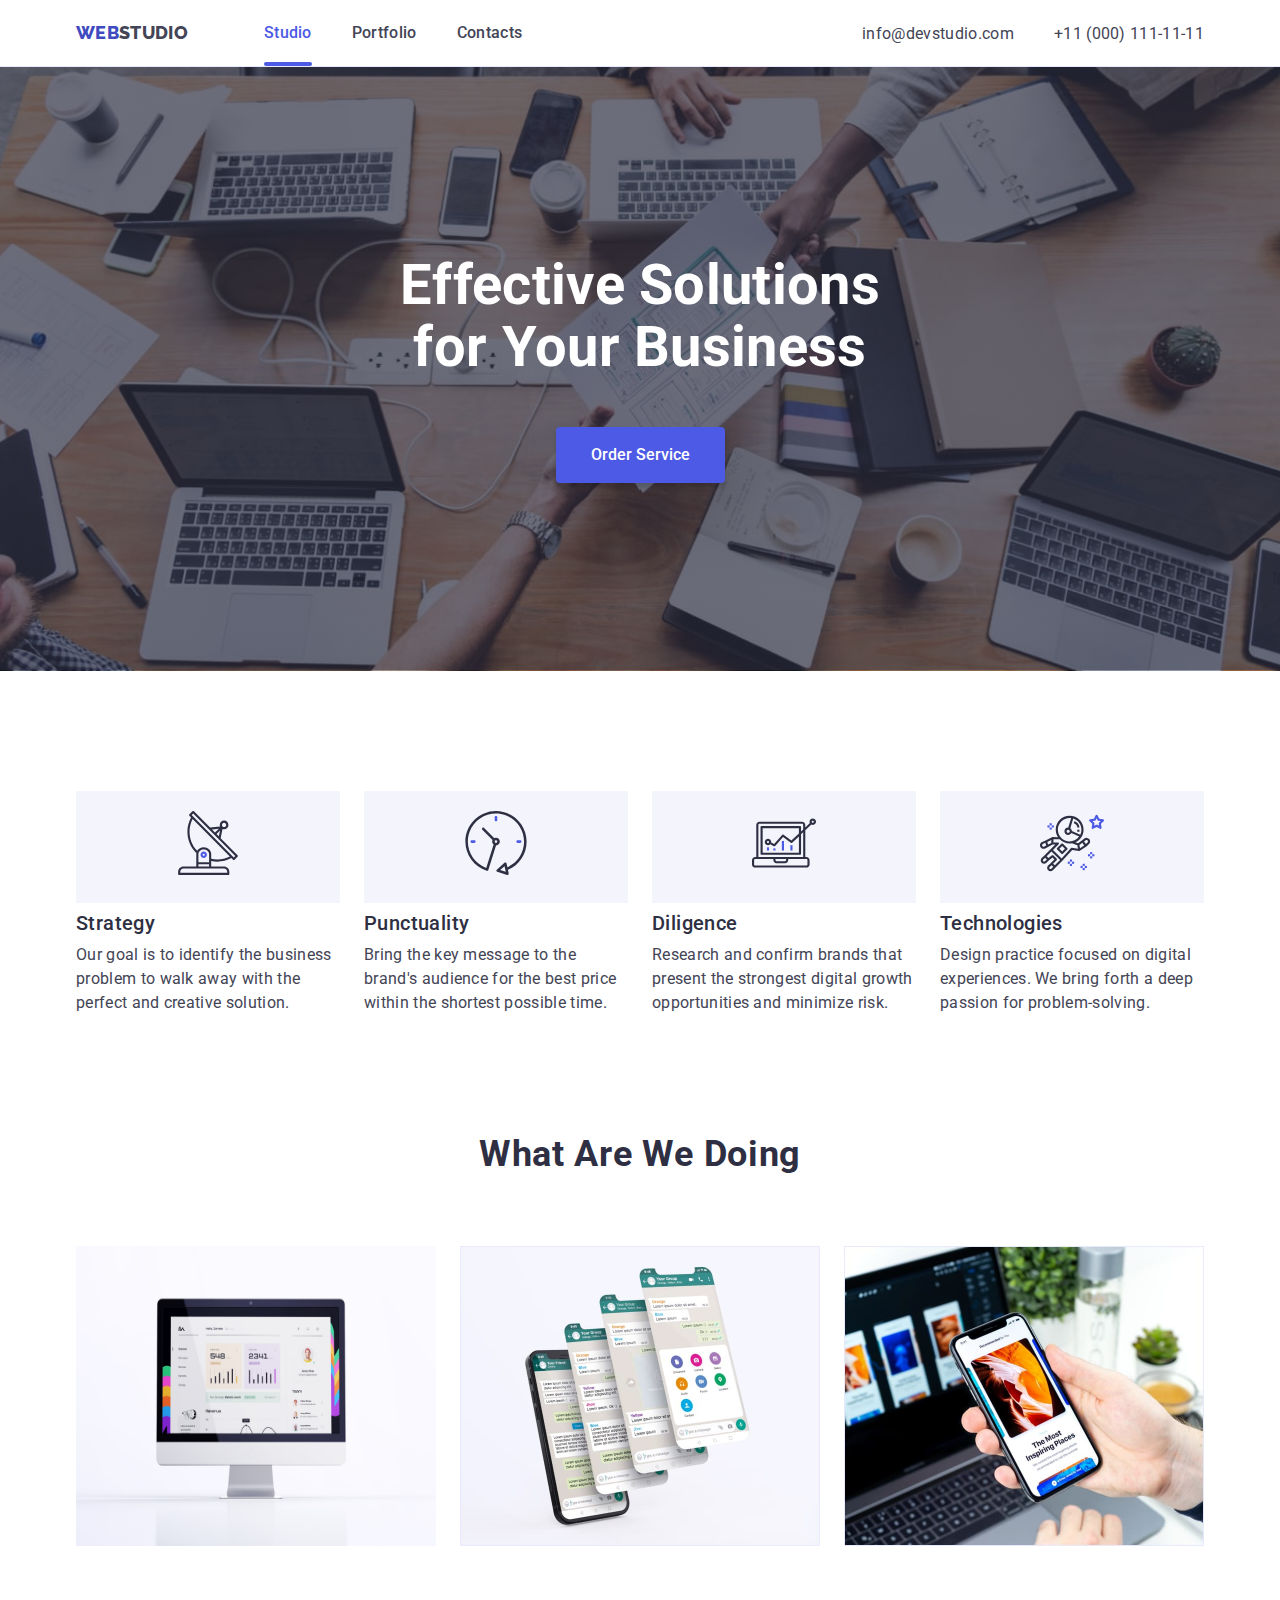
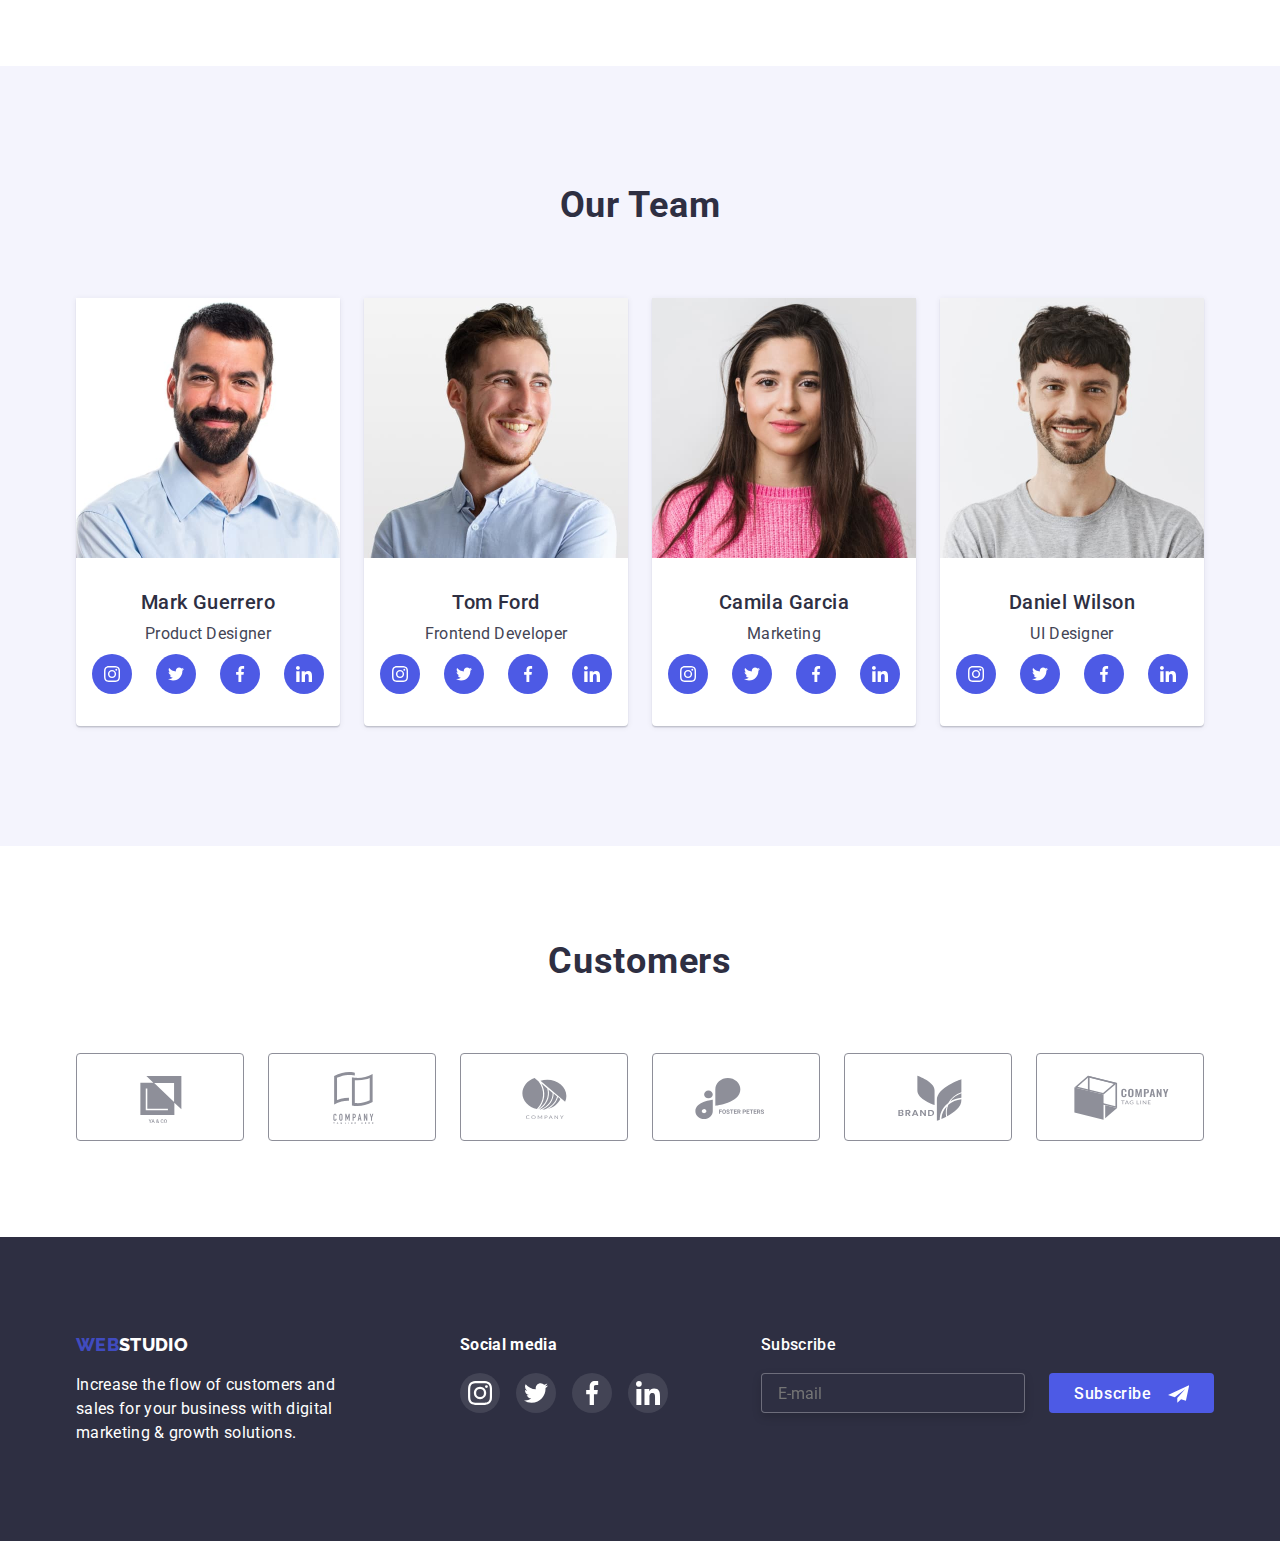
<file: index.html>
<!DOCTYPE html>
<html lang="en">

<head>
  <meta charset="UTF-8" />
  <meta http-equiv="X-UA-Compatible" content="IE=edge" />
  <meta name="viewport" content="width=device-width, initial-scale=1.0" />
  <title>Document</title>
  <link rel="stylesheet"
    href="https://cdnjs.cloudflare.com/ajax/libs/modern-normalize/1.0.0/modern-normalize.min.css" />
  <link rel="stylesheet" href="./css/styles.css" />
  <link rel="preconnect" href="https://fonts.googleapis.com" />
  <link rel="preconnect" href="https://fonts.gstatic.com" crossorigin />
  <link href="https://fonts.googleapis.com/css2?family=Raleway:wght@800&family=Roboto:wght@400;500;700;900&display=swap"
    rel="stylesheet" />
</head>

<body>
  <header class="page-top">
    <div class="container header">
    
      <nav class="header-container-desktop">
        <a class="logo" href="./index.html"><span class="web">WEB</span>STUDIO</a>
        <ul class="site-nav">
          <li class="item-nav">
            <a class="navigation-link current" href="./index.html">Studio</a>
          </li>
          <li class="item-nav">
            <a class="navigation-link" href="./portfolio.html">Portfolio</a>
          </li>
          <li class="item-nav">
            <a class="navigation-link" href="">Contacts</a>
          </li>
        </ul>
      </nav>
      <address class="address">
        <ul class="site-address">
          <li class="item-address">
            <a class="address-nav-email" href="mailto:info@devstudio.com">info@devstudio.com</a>
          </li>
          <li class="item-contacts">
            <a class="address-nav" href="tel:+110001111111">+11 (000) 111-11-11</a>
          </li>
        </ul>
      </address>
      <div class="header-container-mobile">

        <a class="logo" href="./index.html"><span class="web">WEB</span>STUDIO</a>
        <button class="burger-icon js-open-menu" type="button" >
          <svg width="32" height="22">
            <use href="./images/icons.svg#icon-burger"></use>
          </svg></button>
      </div>
      <div class="mobile-menu js-menu-container">
        <button class="js-close-menu modal-close" type="button">
          <svg class="close-button-icon">
            <use href="./images/icons.svg#icon-close-svg"></use>
          </svg></button>

          <ul class="site-nav-mobile">
            <li class="item-nav-mobile">
              <a class="navigation-link-mobile" href="./index.html">Studio</a>
            </li>
            <li class="item-nav-mobile">
              <a class="navigation-link-mobile" href="./portfolio.html">Portfolio</a>
            </li>
            <li class="item-nav-mobile">
              <a class="navigation-link-mobile current" href="">Contacts</a>
            </li>
          </ul>
          
          <ul class="site-address-mobile">
            
            <li class="item-contacts-mobile">
              <a class="address-nav-mobile" href="tel:+110001111111">+11 (000) 111-11-11</a>
            </li>
            <li class="item-address-mobile">
              <a class="address-navigation-mobile" href="mailto:info@devstudio.com">info@devstudio.com</a>
            </li>
          </ul>
          <ul class="socials-list-mobile">
            <li class="socials-item-mobile">
              <a class="socials-link-mobile" href="#">
                <svg class="socials-icon-mobile">
                  <use href="./images/icons.svg#icon-instagram"></use>
                </svg>
              </a>
            </li>
            <li class="socials-item-mobile">
              <a class="socials-link-mobile" href="#"><svg class="socials-icon-mobile">
                  <use href="./images/icons.svg#icon-twitter"></use>
                </svg></a>
            </li>
            <li class="socials-item-mobile">
              <a class="socials-link-mobile" href="#"><svg class="socials-icon-mobile">
                  <use href="./images/icons.svg#icon-facebook"></use>
                </svg></a>
            </li>
            <li class="socials-item-mobile">
              <a class="socials-link-mobile" href="#"><svg class="socials-icon-mobile">
                  <use href="./images/icons.svg#icon-linkedin"></use>
                </svg></a>
            </li>
          </ul>

           
      </div>
      </div>
      
      
    </div>
  </header>

   <main>
    <section class="effective-solutions">
      <div class="container">
        <h1 class="effective-solutions-h">
          Effective Solutions for Your Business
        </h1>
        <button type="button" class="button-order" data-modal-open>Order Service</button>
      </div>
    </section>
    

     <section class="feautures">
      <div class="container">
        <h2 hidden class="feautures-name">Features</h2>
       
        <ul class="feautures-list">
          <li class="list-item">
            <div class="antenna-icon"><svg class="feautures-icon">
                <use href="./images/icons.svg#icon-antenna"></use>
              </svg> </div>
            <h3 class="feautures-h">Strategy</h3>
            <p class="feautures-p">
              Our goal is to identify the business problem to walk away with
              the perfect and creative solution.
            </p>
            
          </li>
          
          <li class="list-item">
            <div class="clock-icon"><svg class="feautures-icon">
                  <use href="./images/icons.svg#icon-clock"></use>
                </svg></div>
            <h3 class="feautures-h">Punctuality</h3>
            <p class="feautures-p">
              Bring the key message to the brand's audience for the best price
              within the shortest possible time.
            </p>
          </li>
          <li class="list-item">
            <div class="diagram-icon"><svg class="feautures-icon">
                  <use href="./images/icons.svg#icon-diagram"></use>
                </svg> </div>
            <h3 class="feautures-h">Diligence</h3>
            <p class="feautures-p">
              Research and confirm brands that present the strongest digital
              growth opportunities and minimize risk.
            </p>
          </li>
          <li class="list-item">
            <div class="astronaut-icon"><svg class="feautures-icon">
                  <use href="./images/icons.svg#icon-astronaut"></use>
                </svg></div>
            <h3 class="feautures-h">Technologies</h3>
            <p class="feautures-p">
              Design practice focused on digital experiences. We bring forth a
              deep passion for problem-solving.
            </p>
          </li>
        </ul>
      </div>
    </section>

    <section class="what-are-we-doing-section">
      <div class="container">
        <h2 class="what-are-we-doing">What Are We Doing</h2>
        <ul class="what-are-we-doing-list">
          <li class="list-img">
            <img src="./images/img1.jpg" alt="img1" width="360" height="300" />
          </li>
          <li class="list-img">
            <img src="./images/img2.jpg" alt="img2" width="360" height="300" />
          </li>
          <li class="list-img">
            <img src="./images/img3.jpg" alt="img3" width="360" height="300" />
          </li>
        </ul>
      </div>
    </section>

    <section class="our-team-section">
      <div class="container">
        <h2 class="our-team-h-two">Our Team</h2>
        <ul class="our-team-list">
          <li class="list-text-img">
            <img src="./images/img4.jpg" alt="img4" width="264" height="260" />
            <div class="img-card">
              <h3 class="our-team-h">Mark Guerrero</h3>
              <p class="our-team-p">Product Designer</p>
              <ul class="socials-list">
                <li class="socials-item">
                  <a class="socials-link" href="#">
                    <svg class="socials-icon">
                      <use href="./images/icons.svg#icon-instagram"></use>
                    </svg>
                  </a>
                </li>
                <li class="socials-item">
                  <a class="socials-link" href="#"><svg class="socials-icon">
                      <use href="./images/icons.svg#icon-twitter"></use>
                    </svg></a>
                </li>
                <li class="socials-item">
                  <a class="socials-link" href="#"><svg class="socials-icon">
                      <use href="./images/icons.svg#icon-facebook"></use>
                    </svg></a>
                </li>
                <li class="socials-item">
                  <a class="socials-link" href="#"><svg class="socials-icon">
                      <use href="./images/icons.svg#icon-linkedin"></use>
                    </svg></a>
                </li>
              </ul>
            </div>
          </li>
          <li class="list-text-img">
            <img src="./images/img5.jpg" alt="img5" width="264" height="260" />
            <div class="img-card">
              <h3 class="our-team-h">Tom Ford</h3>
              <p class="our-team-p">Frontend Developer</p>
              <ul class="socials-list">
                <li class="socials-item">
                  <a class="socials-link" href="#">
                    <svg class="socials-icon">
                      <use href="./images/icons.svg#icon-instagram"></use>
                    </svg>
                  </a>
                </li>
                <li class="socials-item">
                  <a class="socials-link" href="#"><svg class="socials-icon">
                      <use href="./images/icons.svg#icon-twitter"></use>
                    </svg></a>
                </li>
                <li class="socials-item">
                  <a class="socials-link" href="#"><svg class="socials-icon">
                      <use href="./images/icons.svg#icon-facebook"></use>
                    </svg></a>
                </li>
                <li class="socials-item">
                  <a class="socials-link" href="#"><svg class="socials-icon">
                      <use href="./images/icons.svg#icon-linkedin"></use>
                    </svg></a>
                </li>
              </ul>
            </div>
          </li>
          <li class="list-text-img">
            <img src="./images/img6.jpg" alt="img6" width="264" height="260" />
            <div class="img-card">
              <h3 class="our-team-h">Camila Garcia</h3>
              <p class="our-team-p">Marketing</p>
              <ul class="socials-list">
                <li class="socials-item">
                  <a class="socials-link" href="#">
                    <svg class="socials-icon">
                      <use href="./images/icons.svg#icon-instagram"></use>
                    </svg>
                  </a>
                </li>
                <li class="socials-item">
                  <a class="socials-link" href="#"><svg class="socials-icon">
                      <use href="./images/icons.svg#icon-twitter"></use>
                    </svg></a>
                </li>
                <li class="socials-item">
                  <a class="socials-link" href="#"><svg class="socials-icon">
                      <use href="./images/icons.svg#icon-facebook"></use>
                    </svg></a>
                </li>
                <li class="socials-item">
                  <a class="socials-link" href="#"><svg class="socials-icon">
                      <use href="./images/icons.svg#icon-linkedin"></use>
                    </svg></a>
                </li>
              </ul>
            </div>
          </li>
          <li class="list-text-img">
            <img src="./images/img7.jpg" alt="img7" width="264" height="260" />
            <div class="img-card">
              <h3 class="our-team-h">Daniel Wilson</h3>
              <p class="our-team-p">UI Designer</p>
              <ul class="socials-list">
                <li class="socials-item">
                  <a class="socials-link" href="#">
                    <svg class="socials-icon">
                      <use href="./images/icons.svg#icon-instagram"></use>
                    </svg>
                  </a>
                </li>
                <li class="socials-item">
                  <a class="socials-link" href="#"><svg class="socials-icon">
                      <use href="./images/icons.svg#icon-twitter"></use>
                    </svg></a>
                </li>
                <li class="socials-item">
                  <a class="socials-link" href="#"><svg class="socials-icon">
                      <use href="./images/icons.svg#icon-facebook"></use>
                    </svg></a>
                </li>
                <li class="socials-item">
                  <a class="socials-link" href="#"><svg class="socials-icon">
                      <use href="./images/icons.svg#icon-linkedin"></use>
                    </svg></a>
                </li>
              </ul>
            </div>
          </li>
        </ul>
      </div>
    </section>
    <section class="customers-section">
      <div class="container">
        <h2 class="customers-h-two">Customers</h2>
<ul class="customers-logo">
  <li class="customers-item">
    <a class="customers-link" href="#">
      <svg class="customers-icon">
        <use href="./images/icons.svg#icon-logo-1"></use>
      </svg>
    </a>
  </li>
  <li class="customers-item">
    <a class="customers-link" href="#"><svg class="customers-icon">
        <use href="./images/icons.svg#icon-logo-2"></use>
      </svg></a>
  </li>
  <li class="customers-item">
    <a class="customers-link" href="#"><svg class="customers-icon">
        <use href="./images/icons.svg#icon-logo-3"></use>
      </svg></a>
  </li>
  <li class="customers-item">
    <a class="customers-link" href="#"><svg class="customers-icon">
        <use href="./images/icons.svg#icon-logo-4"></use>
      </svg></a>
  </li>
  <li class="customers-item">
    <a class="customers-link" href="#"><svg class="customers-icon">
        <use href="./images/icons.svg#icon-logo-5"></use>
      </svg></a>
  </li>
  <li class="customers-item">
    <a class="customers-link" href="#"><svg class="customers-icon">
        <use href="./images/icons.svg#icon-logo-6"></use>
      </svg></a>
  </li>
</ul>
      </div> 

    </section>   
  </main> 

   <footer class="footer">
    <div class="container footer-container">
     <div class="footer-div">
      <a href="./index.html" class="logo-footer"><span class="web">WEB</span>STUDIO</a>
      <p class="footer-text-p">
        Increase the flow of customers and sales for your business with digital
        marketing & growth solutions.
      </p>
    </div>
    <div class="social-footer">
      <h2 class="social-footer-h2">Social media</h2>
      <ul class="socials-list-footer">
        <li class="socials-item-footer">
          <a class="socials-link-footer" href="#">
            <svg class="socials-icon-footer">
              <use href="./images/icons.svg#icon-instagram"></use>
            </svg>
          </a>
        </li>
        <li class="socials-item-footer">
          <a class="socials-link-footer" href="#"><svg class="socials-icon-footer">
              <use href="./images/icons.svg#icon-twitter"></use>
            </svg></a>
        </li>
        <li class="socials-item-footer">
          <a class="socials-link-footer" href="#"><svg class="socials-icon-footer">
              <use href="./images/icons.svg#icon-facebook"></use>
            </svg></a>
        </li>
        <li class="socials-item-footer">
          <a class="socials-link-footer" href="#"><svg class="socials-icon-footer">
              <use href="./images/icons.svg#icon-linkedin"></use>
            </svg></a>
        </li>
      </ul>
    </div>
    <div class="subscribe-box">
      <h3 class="subscribe-text">Subscribe</h3>
      <form class="subscribe-form" action="">
        <label>
          <input class="subscribe-input" type="email" name="email" placeholder="E-mail" required />
        </label>
        <button type="submit" class="subscribe-btn">
          Subscribe
          <svg class="icon">
            <use href="./images/icons.svg#icon-telegram"></use>
          </svg>
        </button>
      </form>
      
    </div>
    </div>
    
  </footer> 
  <div class="backdrop is-hidden" data-modal>
    <div class="modal"> 
      
    <button class="modal-close" type="button" data-modal-close>
      <svg class="close-button-icon">
      <use href="./images/icons.svg#icon-close-svg"></use>
    </svg></button>
    <div class="modal-feedback">
      <h4 class="modal-title">
        Leave your contacts and we will call you back
      </h4>
      <form class="form">
        <div class="modal-field">
          <label class="modal-label" for="name">Name</label>
          <input class="modal-input" type="text" id="name" name="Name" required />
          <svg class="modal-icon">
            <use href="./images/icons.svg#icon-username"></use>
          </svg>
        </div>
        <div class="modal-field">
          <label class="modal-label" for="phone">Phone</label>
          <input class="modal-input" type="tel" id="phone" name="Phone" required
            pattern="[0-9]{3}-[0-9]{3}-[0-9]{2}-[0-9]{2}" placeholder="xxx-xxx-xx-xx" />
          <svg class="modal-icon">
            <use href="./images/icons.svg#icon-phone"></use>
          </svg>
        </div>
        <div class="modal-field">
          <label class="modal-label" for="email">Email</label>
          <input class="modal-input" type="email" id="email" name="Email" required />
          <svg class="modal-icon">
            <use href="./images/icons.svg#icon-email"></use>
          </svg>
        </div>
        <div class="modal-form-comment">
          <label class="modal-label" for="comment">Comment</label>
          <textarea class="modal-comment" name="Comment" id="comment" placeholder="Text input"></textarea>
        </div>
        <div class="modal-form">
          <input class="user-policy visually-hidden" type="checkbox" name="checkbox" id="user-policy" required />
          <label for="user-policy" class="modal-form-check">I accept the terms and conditions of the
            <a class="modal-policy" href="">Privacy Policy</a></label>
            
        </div>
        <button type="submit" class="modal-submit">Send</button>
      </form>
    </div>
    </div>


  </div>
  <script src="./js/mobile.js"></script>
  <script src="./js/modal.js"></script>

</body>

</html>
</file>
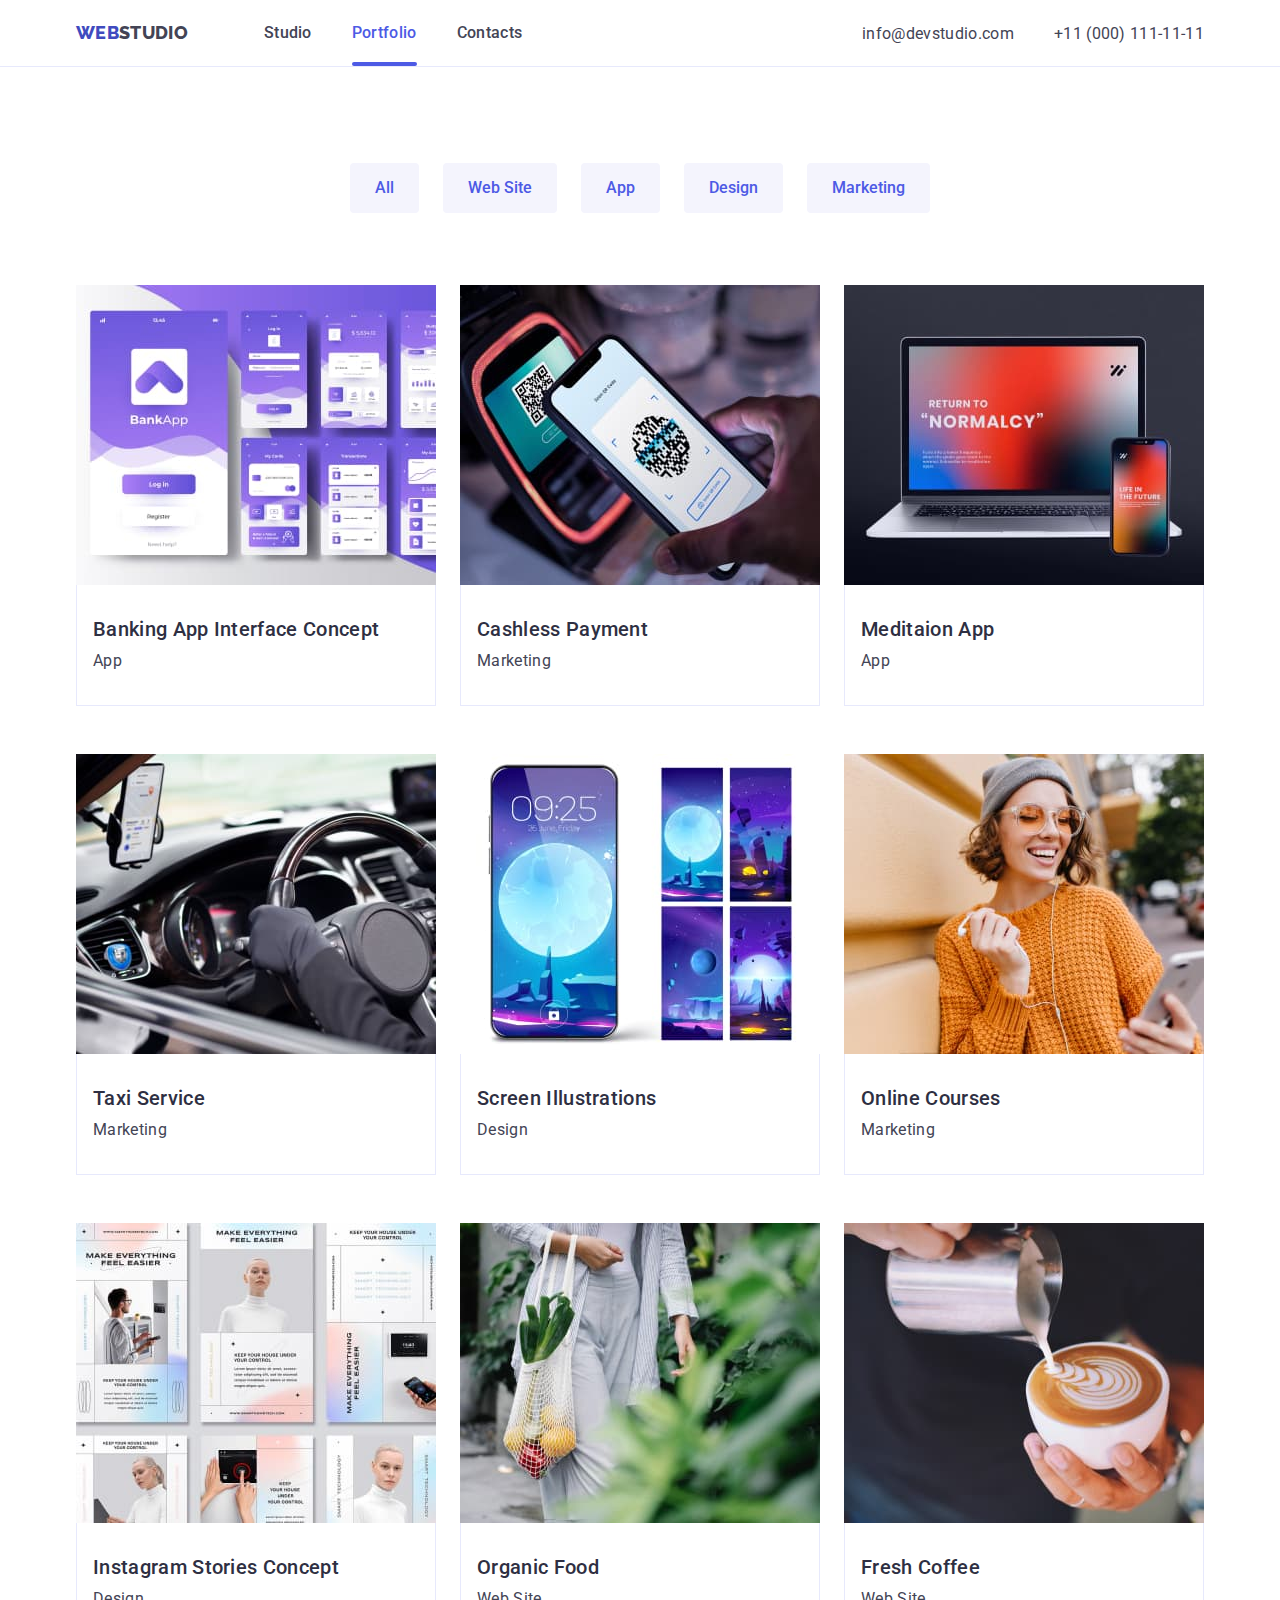
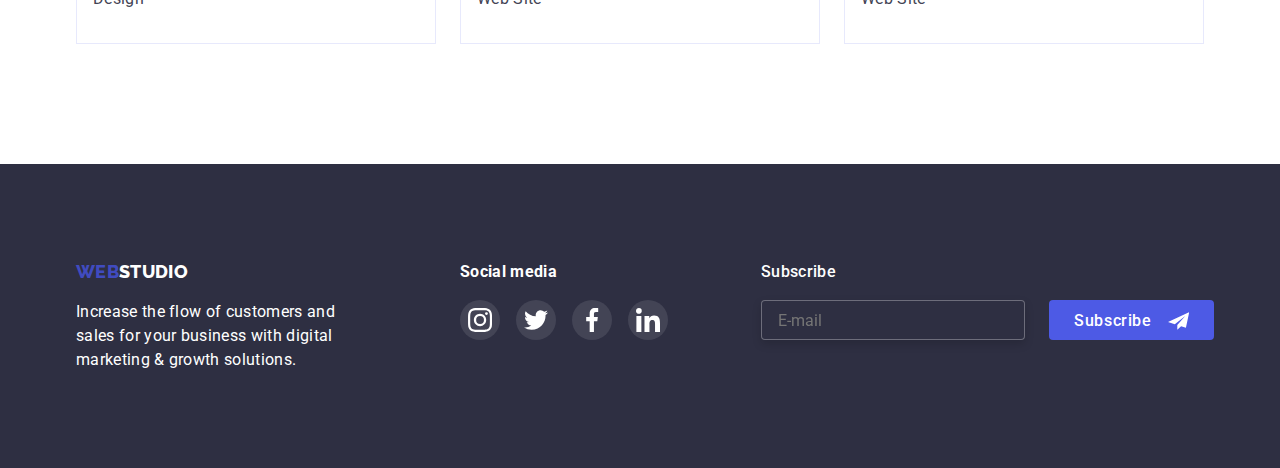
<file: portfolio.html>
<!DOCTYPE html>
<html lang="en">

<head>
  <meta charset="UTF-8" />
  <meta http-equiv="X-UA-Compatible" content="IE=edge" />
  <meta name="viewport" content="width=device-width, initial-scale=1.0" />
  <title>goit-markup-hw-02</title>

  <link rel="preconnect" href="https://fonts.googleapis.com" />
  <link rel="preconnect" href="https://fonts.gstatic.com" crossorigin />
  <link href="https://fonts.googleapis.com/css2?family=Raleway:wght@800&family=Roboto:wght@400;500;700;900&display=swap"
    rel="stylesheet" />
  <link rel="stylesheet"
    href="https://cdnjs.cloudflare.com/ajax/libs/modern-normalize/1.0.0/modern-normalize.min.css" />
  <link rel="stylesheet" href="./css/styles.css" />
</head>
<!-- Navigation -->

<body>
  <header class="page-top">
    <div class="container header">
      <nav class="navigation-head">
        <a class="logo" href="./index.html"><span class="web">WEB</span>STUDIO</a>
        <ul class="site-nav">
          <li class="item-nav"><a class="navigation-link" href="./index.html">Studio</a></li>
          <li class="item-nav">
            <a class="navigation-link current" href="./portfolio.html">Portfolio</a>
          </li>
          <li class="item-nav"><a class="navigation-link" href="">Contacts</a></li>
        </ul>
      </nav>
      <address class="address">
        <ul class="site-address">
          <li class="item-address">
            <a class="address-nav" href="mailto:info@devstudio.com">info@devstudio.com</a>
          </li>
          <li class="item-contacts">
            <a class="address-nav" href="tel:+110001111111">+11 (000) 111-11-11</a>
          </li>
        </ul>
      </address>
    </div>
  </header>
  <main>

    <!-- Buttons -->

    <section class="section-portfolio">
      <div class="container-portfolio">



        <ul class="list-button">
          <li class="button"><button type="button" class="portfolio-button">All</button></li>
          <li class="button"><button type="button" class="portfolio-button">Web Site</button></li>
          <li class="button"><button type="button" class="portfolio-button">App</button></li>
          <li class="button"><button type="button" class="portfolio-button">Design</button></li>
          <li class="button"><button type="button" class="portfolio-button">Marketing</button></li>
        </ul>

        <!-- Portfolio -->

        <ul class="portfolio-ul-img-list">
          <li class="portfolio-img">
            <a class="link portfolio-link" href="#">
              <div class="app-image"><img src="./images/img8.jpg" alt="img8" width="360" />
                
                <div class="app-description">
                  <p>14 Stylish and User-Friendly App Design Concepts · Task Manager App · Calorie Tracker App · Exotic
                    Fruit Ecommerce App ·
                    Cloud Storage App</p>
                </div>
              </div>
              <div class="portfolio-card">

                <h3 class="list-h-portfolio">Banking App Interface Concept</h3>
                <p class="list-p-portfolio">App</p>
              </div>
              
              
            </a>

          </li>
          <li class="portfolio-img">
            <a class="link portfolio-link" href="#">
              <div class="app-image"><img src="./images/img9.jpg" alt="img9" width="360" />
              <div class="app-description">
                <p>14 Stylish and User-Friendly App Design Concepts · Task Manager App · Calorie Tracker App · Exotic
                  Fruit Ecommerce App ·
                  Cloud Storage App</p>
              </div>
              </div>
             
              <div class="portfolio-card">
                <h3 class="list-h-portfolio">Cashless Payment</h3>
                <p class="list-p-portfolio">Marketing</p>
              </div>
            </a>
          </li>
          <li class="portfolio-img">
            <a class="link portfolio-link" href="#">
              <div class="app-image"><img src="./images/img10.jpg" alt="img10" width="360" />
                <div class="app-description">
                  <p>14 Stylish and User-Friendly App Design Concepts · Task Manager App · Calorie Tracker App · Exotic
                    Fruit Ecommerce App ·
                    Cloud Storage App</p>
                </div>
              </div>
              <div class="portfolio-card">
                <h3 class="list-h-portfolio">Meditaion App</h3>
                <p class="list-p-portfolio">App</p>
              </div>
            </a>
          </li>
          <li class="portfolio-img">
            <a class="link portfolio-link" href="#">
            <div class="app-image"><img src="./images/img11.jpg" alt="img11" width="360" />
              <div class="app-description">
                <p>14 Stylish and User-Friendly App Design Concepts · Task Manager App · Calorie Tracker App · Exotic
                  Fruit Ecommerce App ·
                  Cloud Storage App</p>
              </div>
            </div>
              <div class="portfolio-card">
                <h3 class="list-h-portfolio">Taxi Service</h3>
                <p class="list-p-portfolio">Marketing</p>
              </div>
            </a>
          </li>
          <li class="portfolio-img">
            <a class="link portfolio-link" href="#">
              <div class="app-image"><img src="./images/img12.jpg" alt="img12" width="360" />
                <div class="app-description">
                  <p>14 Stylish and User-Friendly App Design Concepts · Task Manager App · Calorie Tracker App · Exotic
                    Fruit Ecommerce App ·
                    Cloud Storage App</p>
                </div>
              </div>
              <div class="portfolio-card">
                <h3 class="list-h-portfolio">Screen Illustrations</h3>
                <p class="list-p-portfolio">Design</p>
              </div>
            </a>
          </li>
          <li class="portfolio-img">
            <a class="link portfolio-link" href="#">
              <div class="app-image"><img src="./images/img13.jpg" alt="img13" width="360" />
                <div class="app-description">
                  <p>14 Stylish and User-Friendly App Design Concepts · Task Manager App · Calorie Tracker App · Exotic
                    Fruit Ecommerce App ·
                    Cloud Storage App</p>
                </div>
              </div>
              <div class="portfolio-card">
                <h3 class="list-h-portfolio">Online Courses</h3>
                <p class="list-p-portfolio">Marketing</p>
              </div>
            </a>
          </li>
          <li class="portfolio-img">
            <a class="link portfolio-link" href="#">
              <div class="app-image"><img src="./images/img14.jpg" alt="img14" width="360" />
                <div class="app-description">
                  <p>14 Stylish and User-Friendly App Design Concepts · Task Manager App · Calorie Tracker App · Exotic
                    Fruit Ecommerce App ·
                    Cloud Storage App</p>
                </div>
              </div>
              <div class="portfolio-card">
                <h3 class="list-h-portfolio">Instagram Stories Concept</h3>
                <p class="list-p-portfolio">Design</p>
              </div>
            </a>
          </li>
          <li class="portfolio-img">
            <a class="link portfolio-link" href="#">
              <div class="app-image"><img src="./images/img15.jpg" alt="img15" width="360" />
                <div class="app-description">
                  <p>14 Stylish and User-Friendly App Design Concepts · Task Manager App · Calorie Tracker App · Exotic
                    Fruit Ecommerce App ·
                    Cloud Storage App</p>
                </div>
              </div>
              <div class="portfolio-card">
                <h3 class="list-h-portfolio">Organic Food</h3>
                <p class="list-p-portfolio">Web Site</p>
              </div>
            </a>
          </li>
          <li class="portfolio-img">
            <a class="link portfolio-link" href="#">
              <div class="app-image"><img src="./images/img16.jpg" alt="img16" width="360" />
                <div class="app-description">
                  <p>14 Stylish and User-Friendly App Design Concepts · Task Manager App · Calorie Tracker App · Exotic
                    Fruit Ecommerce App ·
                    Cloud Storage App</p>
                </div>
              </div>
              <div class="portfolio-card">
                <h3 class="list-h-portfolio">Fresh Coffee</h3>
                <p class="list-p-portfolio">Web Site</p>
              </div>
            </a>
          </li>
        </ul>
    </section>
    </div>
  </main>
  <!-- Footer -->
  <footer class="footer">
    <div class="container footer-container">
      <div class="footer-div">
        <a href="./index.html" class="logo-footer"><span class="web">WEB</span>STUDIO</a>
        <p class="footer-text-p">
          Increase the flow of customers and sales for your business with digital
          marketing & growth solutions.
        </p>
      </div>
      <div class="social-footer">
        <h2>Social media</h2>
        <ul class="socials-list-footer">
          <li class="socials-item-footer">
            <a class="socials-link-footer" href="#">
              <svg class="socials-icon-footer">
                <use href="./images/icons.svg#icon-instagram"></use>
              </svg>
            </a>
          </li>
          <li class="socials-item-footer">
            <a class="socials-link-footer" href="#"><svg class="socials-icon-footer">
                <use href="./images/icons.svg#icon-twitter"></use>
              </svg></a>
          </li>
          <li class="socials-item-footer">
            <a class="socials-link-footer" href="#"><svg class="socials-icon-footer">
                <use href="./images/icons.svg#icon-facebook"></use>
              </svg></a>
          </li>
          <li class="socials-item-footer">
            <a class="socials-link-footer" href="#"><svg class="socials-icon-footer">
                <use href="./images/icons.svg#icon-linkedin"></use>
              </svg></a>
          </li>
        </ul>
      </div>
      <div class="subscribe-box">
        <h3 class="subscribe-text">Subscribe</h3>
        <form class="subscribe-form" action="">
          <label>
            <input class="subscribe-input" type="email" name="email" placeholder="E-mail" required />
          </label>
          <button type="submit" class="subscribe-btn">
            Subscribe
            <svg class="icon">
              <use href="./images/icons.svg#icon-telegram"></use>
            </svg>
          </button>
        </form>
      </div>
    </div>
  </footer>
</body>

</html>
</file>
<file: css/styles.css>
body {
  font-family: "Roboto", sans-serif;
  font-size: 16px;
  
  background-color: var(--text-white-color);
  color: var(--text-color);
  
  letter-spacing: 0.02em;
}

h1,
h2,
h3,
h4,
h5,
h6,
p {
  margin: 0px;
}
ul {
  padding: 0;
  margin: 0;
  list-style-type: none;
}


img {
  display: block;
}
.visually-hidden{
      position: absolute;
    width: 1px;
    height: 1px;
    margin: -1px;
    border: 0;
    padding: 0;
    white-space: nowrap;
    clip-path: inset(100%);
    clip: rect(0 0 0 0);
    overflow: hidden;
}

.container {
  padding: 0px 15px;
  margin-left: auto;
  margin-right: auto;
  max-width: 1158px;
}
@media screen and (min-width: 320px) {
  .container {
    max-width: 428px;
    margin-right: auto;
    margin-left: auto;
    padding-right: 16px;
    padding-left: 16px;
  }
}


@media screen and (min-width: 768px) {
    .container {
        max-width: 768px;
        margin-right: auto;
        margin-left: auto;
        padding: 0px 16px;
    }

   
}

@media screen and (min-width: 1200px) {
    .container {
        max-width: 1158px;
        padding: 0px 15px
    }
}

/* Variables */
:root {
  --grey-color: #8e8f99;
  --primary-text-color: #2e2f42;
  --accent-color: #404bbf;
  --text-color: #434455;
  --background-white-color: #ffffff;
  --logo-blue-color: #4d5ae5;
  --text-h-color: #2e2f42;
  --text-white-color: #ffffff;
  --our-team-background-color: #f4f4fd;
  --button-solid-color: #e7e9fc;
  --green-color: #31d0aa;
}

/* Title */

.header-container-desktop {
  display: flex;
  align-items: center;
}
.header-container-mobile{
  display: flex;
  width: 100%;
 
 
 align-items: center;
 justify-content: space-between;
}
@media (min-width: 768px){
  .header-container-mobile{
    display: none;
  }
}
@media (min-width: 320px){
  .header-container-desktop{
    display: none;
  }
  .address{
    display:none;
  }
}
@media (min-width: 768px){
  .header-container-desktop{
    display: flex;
    
  }
  .address{
    display:flex;
    
  }
  .site-address{

    flex-direction: column;
    align-items:center;
  }
  .address-nav-email{
    
       font-weight: 400;
font-size: 12px;
line-height: 14px;
margin-bottom:12px;
  }
  .address-nav{
    
       font-weight: 400;
font-size: 12px;
line-height: 14px;
  }
 
 
  
}




.mobile-menu-extra-container{
  padding: 0 16px;
  margin: 0 auto;
  min-width: 480px;

}
.header {
  font-weight: 500;
  display: flex;
  align-items: center;
}
.page-top {
  border-bottom: 1px solid var(--button-solid-color);
}
.logo {
  font-family: "Raleway", sans-serif;
  font-weight: 800;
  font-size: 18px;
  line-height: 1;
  color: var(--text-color);
  text-decoration: none;
  padding-top: 24px;
  padding-bottom: 24px;
  margin-right: 76px;
}



.web {
  color: var(--accent-color);
}

/* Mobile Menu */

.mobile-menu{
position: fixed;
overflow: scroll;
top: 0;
right: 0;
bottom: 0;
left: 0;

z-index: 999;
background-color: var(--text-white-color);
transform: translateX(100%);
transition-property: transform;
    transition-duration: 250ms;
    transition-timing-function: cubic-bezier(0.4, 0, 0.2, 1);

padding-top: 80px;
padding-left: 40px; 

}
@media (min-width: 768px){
  .mobile-menu{
    display: none;
  }
}
.mobile-menu.is-open{
  transform: translateX(0%);
}


.site-nav-mobile{
  display: flex;
  flex-direction: column;
  
  gap: 40px;
}
.navigation-link-mobile{
 display: block;
  color: var(--primary-text-color);
  text-decoration: none;
  
  justify-content: center;
  font-size: 36px;
  font-weight: 700;
  line-height: 1.1;
  position: relative;
  transition-duration: 250ms;
  transition-property: color;
  animation-duration: 250ms;
  transition-timing-function: cubic-bezier(0.4, 0, 0.2, 1);
}
.navigation-link-mobile.current{
 color: var(--accent-color)
}

.site-address-mobile{
padding-top: 284px;

}

.item-address-mobile{
padding-top: 40px;
}
.item-contacts-mobile{
display: block;
  font-weight: 700;
  
  color: var(--text-color);
  font-size: 36px;
  line-height: 1.2;
  color: var(--accent-color);
  
  transition-duration: 250ms;
  transition-property: color;
  animation-duration: 250ms;
  transition-timing-function: cubic-bezier(0.4, 0, 0.2, 1);
}
.address-navigation-mobile{
  display: block;
font-family: 'Roboto';
font-style: normal;
font-weight: 500;
font-size: 20px;
line-height: 24px;
color: var(--primary-text-color);
letter-spacing: 0.02em;
text-decoration: none;
}
.address-nav-mobile{
  text-decoration: none;
  color: var(--logo-blue-color);
}
.socials-list-mobile {
  display: flex;
  
  gap: 30px;
  margin-top: 48px;
}
.socials-item-mobile {
  width: 40px;
  height: 40px;
}
.socials-link-mobile {
  display: flex;
  align-items: center;
  justify-content: center;
  border-radius: 50%;
  background-color: var(--logo-blue-color);
  width: 100%;
  height: 100%;

  transition-property: background-color;
  transition-duration: 250ms;
  transition-timing-function: cubic-bezier(0.4, 0, 0.2, 1);
}
.socials-link-mobile:hover,
.socials-link:focus {
  background-color: var(--accent-color);
}
.socials-icon-mobile {
  width: 24px;
  height: 24px;
  fill: var(--text-white-color);
}
@media screen and (min-width: 1200px){
  .address-nav{
    font-weight: 400;
font-size: 16px;
line-height: 24px;
  }
   .address-nav-email{
    font-weight: 400;
font-size: 16px;
line-height: 24px;
margin-bottom:0px;
  }
  .site-address {
    flex-direction: row;
    align-items: center;
}
.item-address{
  margin-right: 40px;
}
}
/* Navigation */

.navigation-head {
  display: flex;
}

.site-nav {
  display: flex;
  align-items: center;
}
.item-nav {
  margin-right: 40px;
}

.item-nav:last-child {
  margin-right: 0;
}

.navigation-link {
  display: block;
  color: var(--title-text-color);
  text-decoration: none;
  padding-top: 24px;
  padding-bottom: 24px;
  justify-content: center;
  position: relative;
  transition-duration: 250ms;
  transition-property: color;
  animation-duration: 250ms;
  transition-timing-function: cubic-bezier(0.4, 0, 0.2, 1);
}
.navigation-link:hover,
.navigation-link:focus {
  color: var(--accent-color);
}
.navigation-link.current {
  display: block;
  color: var(--logo-blue-color);
  text-decoration: none;
  padding-top: 24px;
  padding-bottom: 24px;
  justify-content: center;
  position: relative;
}

.navigation-link.current::after {
  position: absolute;
  bottom: 0;
  display: block;
  width: 100%;
  border-radius: 2px;
  height: 4px;
  background-color: currentColor;
  content: "";
  color: var(--logo-blue-color);
}

.item-adress {
  margin-right: 40px;
  font-weight: 400;
}
.item-contacts {
  
  font-weight: 400;
}

.address-nav {
  display: block;
  font-weight: 400;
  
  color: var(--text-color);
  
  line-height: 1.2;
  text-decoration: none;
  transition-duration: 250ms;
  transition-property: color;
  animation-duration: 250ms;
  transition-timing-function: cubic-bezier(0.4, 0, 0.2, 1);
}
.address-nav-email {
  display: block;
  font-weight: 400;
  
  color: var(--text-color);
  
  line-height: 1.2;
  text-decoration: none;
  transition-duration: 250ms;
  transition-property: color;
  animation-duration: 250ms;
  transition-timing-function: cubic-bezier(0.4, 0, 0.2, 1);
}

.address-nav:hover,
.address-nav:focus {
  color: var(--accent-color);
}

.site-address {
  display: flex;
}

.address {
  font-style: normal;
  margin-left: auto;
}

/* Buttons */

.button-order {
  width: 169px;
  height: 56px;
  left: 636px;
  top: 428px;
  font-weight: 500;
  font-size: 16px;
  line-height: 1.5;
  font-family: "Roboto";
  color: var(--text-white-color);
  background-color: var(--logo-blue-color);
  border: 0px solid;
  box-shadow: 0px 4px 4px rgba(0, 0, 0, 0.15);
  border-color: var(--logo-blue-color);
  border-radius: 4px;
  cursor: pointer;

  transition-property: background-color, box-shadow;
  transition-duration: 250ms;
  transition-timing-function: cubic-bezier(0.4, 0, 0.2, 1);

  margin-top: 48px;
  margin-left: auto;
  margin-right: auto;
}
.button-order:hover,
.button-order:focus {
  background-color: var(--accent-color);
  border-color: var(--accent-color);
}

.burger-icon{
 
   background-color: transparent;
    border: none;
    padding: 0;
    
}

/* Tablet Feautures */
@media screen and (min-width: 768px){
  .list-item{
    width: 356px;
  }
 .feautures-h{
  text-align: start;
 }
}







/* Portfolio */
.container-portfolio {
  padding: 0px 15px;
  margin-left: auto;
  margin-right: auto;
  max-width: 1158px;
}

.section-portfolio {
  padding-top: 96px;
  padding-bottom: 120px;
}

.list-button {
  display: flex;
  justify-content: center;
  margin-bottom: 72px;
}

.button:not(:last-child) {
  margin-right: 24px;
}

.portfolio-button {
  background-color: var(--our-team-background-color);
  color: var(--logo-blue-color);
  font-weight: 500;
  font-family: inherit;
  font-size: 16px;
  line-height: 1.5;
  cursor: pointer;
  padding: 12px 24px;

  border: 1px solid transparent;
  border-radius: 4px;
  transition-property: background-color, color;
  transition-duration: 250ms;
  transition-timing-function: cubic-bezier(0.4, 0, 0.2, 1);
}

.portfolio-button:hover,
.portfolio-button:focus {
  background-color: var(--accent-color);
  color: var(--text-white-color);
  box-shadow: 0px 4px 4px rgba(0, 0, 0, 0.15);
}
.box-shadow-portfolio {
  box-shadow: none;
}
.box-shadow-portfolio:hover {
  box-shadow: 0px 1px 6px rgba(46, 47, 66, 0.08),
    0px 1px 1px rgba(46, 47, 66, 0.16), 0px 2px 1px rgba(46, 47, 66, 0.08);
}
.portfolio-ul-img-list {
  display: flex;
  flex-wrap: wrap;
}
.link {
  display: block;
  text-decoration: none;
  transition: 250ms;
  transition-property: box-shadow;
  transition-duration: 250ms;
  transition-timing-function: cubic-bezier(0.4, 0, 0.2, 1);

  color: var(--text-h-color);
}
.link:hover,
.link:focus {
  box-shadow: 0px 1px 6px rgba(46, 47, 66, 0.08),
    0px 1px 1px rgba(46, 47, 66, 0.16), 0px 2px 1px rgba(46, 47, 66, 0.08);
}
.portfolio-img {
  margin-right: 24px;
  margin-bottom: 48px;
}

.portfolio-img:nth-child(3n) {
  margin-right: 0;
}
.portfolio-img:nth-last-child(-n + 3) {
  margin-bottom: 0;
}

.portfolio-card {
  padding-top: 32px;
  border-left: 1px solid var(--button-solid-color);
  border-bottom: 1px solid var(--button-solid-color);
  border-right: 1px solid var(--button-solid-color);
  padding-left: 16px;
  padding-bottom: 32px;
}

/* Portfolio-App-Description */
.app-image {
  position: relative;
  overflow: hidden;
}
.app-description {
  position: absolute;
  padding: 40px 32px 164px 32px;
  top: 0;
  left: 0;

  width: 100%;
  height: 100%;
  color: var(--our-team-background-color);
  background-color: var(--logo-blue-color);
  transform: translateY(100%);
  transition-duration: 250ms;
}
.portfolio-link:hover .app-description {
  transform: translateY(0%);
}

.list-h-portfolio {
  font-weight: 500;
  font-size: 20px;
  line-height: 1.2;
  color: var(--title-text-color);

  margin-bottom: 8px;
}
.list-p-portfolio {
  font-weight: 400;
  font-size: 16px;
  line-height: 1.5;
  color: var(--text-color);
}

/* Footer */
.footer-container {
  display: flex;
  align-items: baseline;
}
@media (min-width: 320px){
  .footer-container {
  display: flex;
  flex-direction: column;
  align-items: center;
  
    justify-content: center;
  }
  .logo-footer{
    display: flex;
    justify-content: center;
  }
}
@media (min-width: 768px){
.logo-footer {
    display: flex;
    justify-content: flex-start;
}
}
@media (min-width: 768px){
  .footer-container{
    display:flex;
    flex-wrap:wrap;
    flex-direction:row;
    align-items:unset;
    justify-content: flex-start;
  }
}
  
.footer-div{
  
    width: 268px;
    margin-right: auto;
    margin-left: auto;
    margin-bottom: 72px;

}
@media (min-width: 768px){
  .footer-div{
    margin-right: 24px;
    margin-left: 93px;
  }
}
@media (min-width: 1200px){
  .footer-div{
    
    margin-bottom:0px;
  }
}

.footer-portfolio {
  background-color: var(--text-h-color);
  color: var(--text-white-color);
  top: 1764px;
  padding-top: 100px;
  padding-bottom: 100px;

  left: 0px;
}
.footer {
  background-color: var(--text-h-color);
  color: var(--text-white-color);
  top: 2280px;
  padding: 100px 0px;
}
@media screen and (min-width:768px){
  .footer{
    padding-top: 96px;
    padding-bottom: 96px;
  }
}
.logo-footer {
  font-family: "Raleway", sans-serif;
  font-weight: 800;
  font-size: 18px;
  line-height: 1.3;
  color: var(--background-white-color);
  text-decoration: none;
}
.footer-text-p {
  font-family: "Roboto";
  font-style: normal;
  font-weight: 400;
  font-size: 16px;
  line-height: 24px;
  letter-spacing: 0.02em;
  color: var(--text-white-color);
  margin-top: 16px;
  margin-bottom: 0;
  width: 264px;
}
.footer-div {
  display: inline-block;
}
@media screen and (min-width:1200px){
  .footer-container{
    flex-wrap: nowrap;  }
    .footer-div{
      margin-left:0;
      margin-right: 120px;
    }
}

/* Effective Solutions*/

.effective-solutions {
  max-width: 1440px;
  margin: 0 auto;
  background-color: var(--text-h-color);
  padding: 188px 0;
  text-align: center;
  background-image: linear-gradient(
      rgba(46, 47, 66, 0.7),
      rgba(46, 47, 66, 0.7)
    ),
    url("../images/people-office.jpg");
  background-repeat: no-repeat;
  background-position: center;
  background-size: cover;
}
.effective-solutions-h {
  color: var(--text-white-color);
  font-weight: 700;
  font-size: 56px;
  line-height: 1.1;
  text-decoration: none;
  max-width: 494px;
  margin-right: auto;
  margin-left: auto;
}
@media screen and (min-device-pixel-ratio: 2) and (min-width: 768px),
    screen and (min-resolution: 192dpi) and (min-width: 768px),
    screen and (min-resolution: 2dppx) and (min-width: 768px) {
    .effective-solutions {
      background-image: linear-gradient(
          to top,
          rgba(46, 47, 66, 0.7),
          rgba(46, 47, 66, 0.7)
        ),
        url(../images/mobile/people-office-tablet2x.jpg);
    }
  }

  @media screen and (min-device-pixel-ratio: 2) and (min-width: 320px),
    screen and (min-resolution: 192dpi) and (min-width: 320px),
    screen and (min-resolution: 2dppx) and (min-width: 320px) {
    .effective-solutions {
      background-image: linear-gradient(
          to top,
          rgba(46, 47, 66, 0.7),
          rgba(46, 47, 66, 0.7)
        ),
        url(../images/mobile/people-office-mobile2x.jpg);
    }
  }

  

/* Feautures */

.feautures {
  padding-top: 120px;
}
@media (min-width: 320px){
  .feautures{
    padding-bottom: 120px;
  }
  @media (min-width: 320px){
  .feautures-icon{
  display: none;
  }
  
  .feautures-list{
    display: flex;
    justify-content: center;
    flex-direction: row;
    flex-wrap: wrap;
    row-gap: 72px;
    column-gap: 24px
  
  
    
  }
}
  
  @media screen and (min-width: 1200px){
.feautures-icon {
    width: 264px;
    height: 112px;
    margin-bottom: 8px;
    display: flex;
    justify-content: center;
    align-items: center;
   
}
.feautures{
    padding-bottom: 0px;
  }
}
@media screen and (min-width: 1200px){
.feautures-h {
    font-size: 20px;
    line-height: 1.2;
    color: var(--primary-text-color);
    margin-bottom: 8px;
}
.feautures-p{
  font-family: "Roboto";
  font-weight: 400;
  font-size: 16px;
  line-height: 1.5;
  color: var(--text-color);
  margin-top: 0;
}
}
}
.feautures-name {
  margin-top: 0;
  margin-bottom: 0;
}
.feautures-list {
  display: flex;
}
@media screen and (min-width: 1200px){
.feautures-list {
    display: flex;
    justify-content:center;
    flex-wrap:nowrap;
    align-items: center;
    
    flex-direction:row;
}
.list-item:not(:last-child) {
   margin-right:0px;
  }
  .list-item{
    width:264px;
  }
}


@media screen and (min-width: 320px){
.feautures-h{
   display: flex;
  justify-content: center;
   font-weight: 700;
font-size: 36px;
line-height: 40px;
margin-bottom: 8px;
color: var(--primary-text-color)
  }
  
  .feautures-p{
    font-weight: 500;
font-size: 16px;
line-height: 24px;
color: var(--text-color)
  }
  .list-item:not(:last-child){
    margin: 0;
  }
  
  }
  @media screen and (min-width: 768px){
.feautures-h{
   display: flex;
 justify-content: flex-start;
   font-weight: 700;
font-size: 36px;
line-height: 40px;
margin-bottom: 8px;
color: var(--primary-text-color)
  }
  
  .feautures-p{
    font-weight: 500;
font-size: 16px;
line-height: 24px;
color: var(--text-color)
  }
  .list-item:not(:last-child){
    margin: 0;
  }
  
  }
  @media screen and (min-width: 1200px){
    .feautures-h {
  font-weight: 500;
  font-size: 20px;
  line-height: 1.2;
  letter-spacing: 0.02em;
  color: var(--primary-text-color);
  margin-bottom: 8px;
}
.feautures-p {
  font-family: "Roboto";
  font-weight: 400;
  font-size: 16px;
  line-height: 1.5;
  color: var(--text-color);
  margin-top: 0;
}
  }

/* What are we doing */
.what-are-we-doing-section {
  padding-top: 120px;
  padding-bottom: 120px;
}
@media (min-width: 320px){
  .what-are-we-doing-section{
  display: none;
  }
}
@media (min-width: 1200px){
  .what-are-we-doing-section{
  display: flex;
  }
}
.what-are-we-doing {
  font-family: "Roboto";
  font-weight: 700;
  font-size: 36px;
  margin-bottom: 72px;
  text-align: center;
  line-height: 1.1;
  text-align: center;
  letter-spacing: 0.02em;
  color: var(--primary-text-color);
}
.what-are-we-doing-list {
  display: flex;
}
.list-img {
  width: 360;
}
.list-img:not(:last-child) {
  margin-right: 24px;
}

/* Our Team */
.our-team-section {
  background-color: var(--our-team-background-color);
  padding-top: 120px;
  padding-bottom: 120px;
}
.our-team-list {
  display: flex;
}
.list-text-img:not(:last-child) {
  margin-right: 24px;
}

@media (min-width: 320px){
  .our-team-list{
  display: flex;
  flex-direction: column;
  align-items: center;
  gap: 72px;
  }
  .list-text-img:not(:last-child) {
  margin-left: 24px;
}
 
}
@media screen and (min-width: 768px){
.our-team-list {
    justify-content: center;
    flex-direction: row;
    flex-wrap: wrap;
    row-gap: 64px;
    column-gap: 24px;
}
.list-text-img:not(:last-child) {
  margin-right: 0px;
  margin-left:0px;
}
}
@media screen and (min-width: 1200px){
.our-team-list {
   
    flex-wrap: nowrap;
    row-gap:24px;
    column-gap:24px;
  
}
.list-text-img{
  margin-left: 0;
  margin-right: 0;
}
.list-text-img:not(:last-child){
  margin-left: 0;
  margin-right: 0;
}
}
.list-text-img {
  background-color: var(--background-white-color);
  box-shadow: 0px 1px 6px rgba(46, 47, 66, 0.08),
    0px 1px 1px rgba(46, 47, 66, 0.16), 0px 2px 1px rgba(46, 47, 66, 0.08);
  border-radius: 0px 0px 4px 4px;
  width: 264;
  height: 260;
}


.img-card {
  text-align: center;
  padding-top: 32px;
  padding-bottom: 32px;
}
.our-team-h {
  font-family: "Roboto";
  font-weight: 500;
  font-size: 20px;
  line-height: 1.2;
  text-align: center;
  letter-spacing: 0.02em;
  color: var(--primary-text-color);
}

.our-team-h-two {
  font-family: "Roboto";
  font-weight: 700;
  font-size: 36px;
  line-height: 1.1;
  text-align: center;
  letter-spacing: 0.02em;
  color: var(--primary-text-color);
  margin-bottom: 72px;
  text-align: center;
}
.our-team-p {
  font-family: "Roboto";
  margin-top: 8px;
  font-weight: 400;
  font-size: 16px;
  line-height: 1.5;
  text-align: center;
  letter-spacing: 0.02em;
  color: var(--text-color);
}
/* Customers */
.customers-h-two {
  font-family: "Roboto";
  font-weight: 700;
  font-size: 36px;
  line-height: 1.1;
  text-align: center;
  letter-spacing: 0.02em;
  color: var(--primary-text-color);
  margin-bottom: 72px;
  text-align: center;
}
@media screen and (min-width: 768px){

.customers-link{
  width:168px;
}
}
.customers-section {
  padding-top: 96px;
  padding-bottom: 96px;
  
}
.customers-logo {
  
  display: flex;
  justify-content: center;
  flex-wrap: wrap;
  gap: 24px;
}

@media screen and (min-width: 320px){
  .customers-logo{
    display: flex;
    flex-direction: row;
    row-gap:72px;
    flex-wrap: wrap;
    justify-content: center;
    column-gap: 16px;
  
   


  }
  .customers-item{
    
    flex-basis: calc((100% - 16px) / 2);
  }
}
  @media screen and (min-width: 768px){
  .customers-logo{
    display: flex;
    flex-direction: row;
    row-gap: 72px;
    flex-wrap: wrap;
    justify-content: center;
    column-gap: 24px;
  }
  .customers-item{
   flex-basis: 168px;
  
   
  }

}

.customers-item {
  width: 168px;
  height: 88px;
}

.customers-link {
  display: flex;
  align-items: center;
  justify-content: center;
  border: 1px solid #8e8f99;
  border-radius: 4px;
  fill: var(--grey-color);
  width: 100%;
  height: 100%;
  color: blue;

  transition-property: border, fill;
  transition-duration: 250ms;
  transition-timing-function: cubic-bezier(0.4, 0, 0.2, 1);
}
.customers-link:hover,
.customers-link:focus {
  border: 1px solid var(--accent-color);

  fill: var(--accent-color);
  transition: transform 250ms;
  transition-timing-function: cubic-bezier(0.4, 0, 0.2, 1);
}

.customers-icon {
  width: 104px;
  height: 56px;
}

/* Socials */
.socials-list {
  display: flex;
  justify-content: center;
  gap: 24px;
  margin-top: 8px;
}
.socials-item {
  width: 40px;
  height: 40px;
}
.socials-link {
  display: flex;
  align-items: center;
  justify-content: center;
  border-radius: 50%;
  background-color: var(--logo-blue-color);
  width: 100%;
  height: 100%;

  transition-property: background-color;
  transition-duration: 250ms;
  transition-timing-function: cubic-bezier(0.4, 0, 0.2, 1);
}
.socials-link:hover,
.socials-link:focus {
  background-color: var(--accent-color);
}
.socials-icon {
  width: 16px;
  height: 16px;
  fill: var(--text-white-color);
}

/* Socials footer */
.social-footer {
  margin-top: 0px;
  margin-left: 120px;
  display: inline-block;
}
.social-footer h2 {
  font-size: 16px;
  line-height: 150%; /* 24/16 */
  color: var(--bgc-white-color);
}

.socials-list-footer {
  display: flex;
  justify-content: center;
  gap: 16px;
  margin-top: 16px;
}
@media (min-width: 320px){
  .socials-link-footer{
    display: flex;
  align-items: center;
  }
  .social-footer {
  
  margin-left: 0px;
  margin-bottom: 72px;
  
}
.social-footer h2 {
  display:flex;
  justify-content: center;
}
}
@media (min-width: 768px){
.social-footer h2 {
    display: flex;
    justify-content: flex-start;
}
}
@media (min-width: 1200px){
  .social-footer{
    
   margin-bottom:0px;
  }
}
.socials-item-footer {
  width: 40px;
  height: 40px;
}
.socials-link-footer {
  display: flex;
  align-items: center;
  justify-content: center;
  border-radius: 50%;
  background-color: var(--text-color);
  width: 100%;
  height: 100%;
  transition: background-color 250ms cubic-bezier(0.4, 0, 0.2, 1);
}
.socials-link-footer:hover,
.socials-link-footer:focus {
  background-color: var(--green-color);
  transition: transform 250ms;
  transition-timing-function: cubic-bezier(0.4, 0, 0.2, 1);
}
.socials-icon-footer {
  width: 24px;
  height: 24px;
  fill: var(--text-white-color);
}

/* Feautures SVG */


  


.feautures-icons-list {
  display: flex;
  justify-content: center;
  gap: 40px;
  margin-bottom: 8px;
}

.antenna-icon {
  width: 264px;
  height: 112px;
  display: flex;
  justify-content: center;
  align-items: center;
  background-color: var(--our-team-background-color);
  margin-bottom: 8px;
}
.clock-icon {
  width: 264px;
  height: 112px;
  display: flex;
  justify-content: center;
  align-items: center;
  background-color: var(--our-team-background-color);
  margin-bottom: 8px;
}
.diagram-icon {
  width: 264px;
  height: 112px;
  display: flex;
  justify-content: center;
  align-items: center;
  background-color: var(--our-team-background-color);
  margin-bottom: 8px;
}
.astronaut-icon {
  width: 264px;
  height: 112px;
  display: flex;
  justify-content: center;
  align-items: center;
  background-color: var(--our-team-background-color);
  margin-bottom: 8px;
}
@media (min-width: 320px){
  .antenna-icon{
    display:none;
  }
  .clock-icon{
    display:none;
  }
  .diagram-icon{
    display:none;
  }
  .astronaut-icon{
    display:none;
  }
}
@media (min-width: 1200px){
  .antenna-icon{
    display:flex;
  }
  .clock-icon{
    display:flex;
  }
  .diagram-icon{
    display:flex;
  }
  .astronaut-icon{
    display:flex;
  }
}

.feautures-icon {
  width: 64px;
  height: 64px;
  fill: black;
}

.backdrop {
  position: fixed;
  display: flex;
  align-items: center;
  justify-content: center;
  top: 0;
  left: 0;
  width: 100%;
  height: 100%;
  padding: 20px 0;
  background: rgba(46, 47, 66, 0.4);
  transition: opacity, visibility;
  transition-duration: 250ms;
  transition-timing-function: cubic-bezier(0.4, 0, 0.2, 1);
}

.backdrop.is-hidden {
  opacity: 0;
  visibility: hidden;
  pointer-events: none;
}
.modal {
  position: relative;
  overflow: auto;
  width: 100%;
  height: 100%;
  padding: 72px 24px 24px 24px;
  
  max-width: 408px;
  max-height: 584px;
  background-color: var(--background-white-color);
  transition-duration: 250ms;
  transition-timing-function: cubic-bezier(0.4, 0, 0.2, 1);
  box-shadow: 0px 1px 1px rgba(0, 0, 0, 0.14), 0px 1px 3px rgba(0, 0, 0, 0.12),
    0px 2px 1px rgba(0, 0, 0, 0.2);
  border-radius: 4px;
}
label{
  display: block;
}
.modal-close {
  position: absolute;
  top: 24px;
  right: 24px;
  width: 24px;
  height: 24px;
  border-radius: 50%;
  justify-content: center;
  align-items: center;
  display: flex;
  background-color: #e7e9fc;
  border: 1px solid rgba(0, 0, 0, 0.1);
 
  transition-property: background-color, fill;
  transition-duration: 250ms;
  transition-timing-function: cubic-bezier(0.4, 0, 0.2, 1);
}

.modal-close:hover,
.modal-close:focus {
  fill: var(--background-white-color);
  background-color: var(--accent-color);
}

.close-button-icon {
  width: 8px;
  height: 8px;
}
.modal-feedback {
  display: flex;
  flex-direction: column;
  width: 100%;
  height: 100%;
}
.modal-title {
  display: flex;
  justify-content: center;
  margin-bottom: 14px;
 
  font-weight: 500;
  color: var(--primary-text-color);
}


.modal-field {
  position: relative;
  margin-bottom: 8px;

}
.modal-icon {
  position: absolute;
  top: 48%;
  left: 13px;
  bottom: 20px;
  width: 18px;
  height: 24px;
  
  cursor: pointer;
  fill: #2e2f42;
 
}
.modal-label {
  font-size: 12px;
  line-height: 133.333333%; /* 16/12 */
  color: var(--grey-color);
  letter-spacing: 0.04em;
 margin-bottom: 4px;
}
.modal-input {
  padding-left: 38px;
  width: 100%;
  height: 40px;
  border: 1px solid rgba(33, 33, 33, 0.2);
  border-radius: 4px;
  outline: none;

  transition-property: color, border;
  transition-duration: 250ms;
  transition-timing-function: cubic-bezier(0.4, 0, 0.2, 1);
}
.modal-form {
  position: relative;
  
  margin-bottom: 18px;
 
  
}
.modal-form-comment{
  margin-bottom: 16px;
}

.modal-comment {
  width: 100%;
  height: 120px;
  padding: 8px 8px 0px 16px;
  
   
  border: 1px solid rgba(33, 33, 33, 0.2);
  border-radius: 4px;
  resize: none;
  outline: none;

  transition-property: color, border;
  transition-duration: 250ms;
  transition-timing-function: cubic-bezier(0.4, 0, 0.2, 1);
  
 
}


.modal-form-check {
  display: flex;
  align-items: center;
  font-size: 12px;
  line-height: 1;
  color: #757575;
  letter-spacing: 0.04em;
}
@media (min-width:320px){
  .modal-form-check{
    font-size:8px;
  }
  .modal{
    width:90%;
  }
}
@media (min-width: 480px){
.modal-form-check {
   font-size:12px;
}
}

.modal-policy {
  margin-left: 4px;
  text-decoration: underline;
  color: var(--logo-blue-color);
}
.modal-form-check::before {
  content: '';
  display: block;
  width: 16px;
  height: 16px;
  margin-right: 8px;
  border: 1.25px solid #2e2f42;
  border-radius: 2px;
  cursor: pointer;
}
.user-policy:checked + .modal-form-check::before {
  background-color: var(--accent-color);
  background-image: url(../images/Vector.svg);
  background-repeat: no-repeat;
  background-position: 50% 50%;
  border-color: var(--accent-color);
}
.modal-policy {
  text-decoration: underline;
  color: var(--logo-blue-color);
}


.modal-submit {
  display:block;
  width: 169px;
  height: 56px;
  margin: 0 auto;
  
  

  color: var(--text-white-color);
  background-color: var(--logo-blue-color);
  box-shadow: 0px 4px 4px rgba(0, 0, 0, 0.15);
  border-radius: 4px;
  border-color: transparent;

  transition-property: background-color, border;
  transition-duration: 250ms;
  transition-timing-function: cubic-bezier(0.4, 0, 0.2, 1);
  cursor: pointer;
}
.modal-submit:focus,
.modal-submit:hover {
  background-color: var(--accent-color);
}
.modal-input:focus {
  border: 1px solid var(--logo-blue-color);
}
.modal-input:focus + svg {
  fill: var(--logo-blue-color);
}
.modal-comment:focus {
  border: 1px solid var(--logo-blue-color);
}
.modal-comment:focus::placeholder,
.modal-input:focus::placeholder {
  color: var(--logo-blue-color);
}
.modal-comment::placeholder,
.modal-input::placeholder {
  color: transparent;
}



/* Subscribe footer */
.subscribe-box {
  margin-left: 80px;
}
@media screen and (min-width: 320px){
.subscribe-box {
  width:100%;
  max-width:480px;
   margin-left: 0;
    display: flex;
    flex-direction: column;
    align-items: center;
}
.subscribe-form {
  display: flex;
  flex-direction: column;
  gap:16px;
  
  margin-bottom:16px;
}
.subscribe-input{
 width:100%;
}
.subscribe-btn{
 margin: 0 auto;
  
    
}
}
@media screen and (min-width: 768px){
.subscribe-box{
  margin-left:93px;
}

}

.subscribe-text {
  font-weight: 500;
  font-size: 16px;
  line-height: 150%; /* 24/16 */
  color: var(--text-white-color);
  margin-bottom: 16px;
}
@media (min-width: 768px){
.subscribe-text{
    display: flex;
    justify-content: flex-start;
    width:100%
}
}
.subscribe-form {
  display: flex;
  width:100%;
  margin-bottom:0px;
}
@media screen and (min-width: 768px){
.subscribe-form {
    display: flex;
    flex-direction: column;
}
}
@media screen and (min-width: 768px){


.subscribe-form {
    align-items: flex-start;
    flex-direction: row;
}

}
@media screen and (min-width:1200px){
  .subscribe-form{ 
    gap:0px;
  }
}
.subscribe-input {

  height: 40px;
 
  padding-left: 16px;
  color: var(--text-white-color);
  background-color: var(--text-h-color);
  border: 1px solid rgba(255, 255, 255, 0.3);
  filter: drop-shadow(0px 4px 4px rgba(0, 0, 0, 0.15));
  border-radius: 4px;

  transition-property: border;
  transition-duration: 250ms;
  transition-timing-function: cubic-bezier(0.4, 0, 0.2, 1);
}
@media screen and (min-width:768px){
  .subscribe-input{
    width:264px;
    }
}
.subscribe-btn {
  display: inline-flex;
  width: 165px;
  height: 40px;
  font-weight: 500;
  line-height: 150%; /* 24/16 */
  gap: 16px;
  padding: 8px 24px;
  margin-left: 24px;

  color: var(--text-white-color);
  background-color: var(--logo-blue-color);

  border-radius: 4px;
  border: 1px solid transparent;
  letter-spacing: 0.04em;

  transition-property: background-color;
  transition-duration: 250ms;
  transition-timing-function: cubic-bezier(0.4, 0, 0.2, 1);
}
@media screen and (min-width:320px){
  .subscribe-btn{
    margin: 0 auto;
  }
}
@media screen and (min-width:768px){
  .subscribe-btn{
    margin-left:6px;
  }
}
@media screen and (min-width:1200px){
  .subscribe-btn{
    margin-left:24px;
  }
}

.subscribe-box .icon {
  width: 24px;
  height: 24px;
  fill: var(--text-white-color);
}
.subscribe-btn:hover,
.subscribe-btn:focus {
  background-color: var(--accent-color);
}
.subscribe-input:focus {
  border-color: var(--text-white-color);
}
</file>
